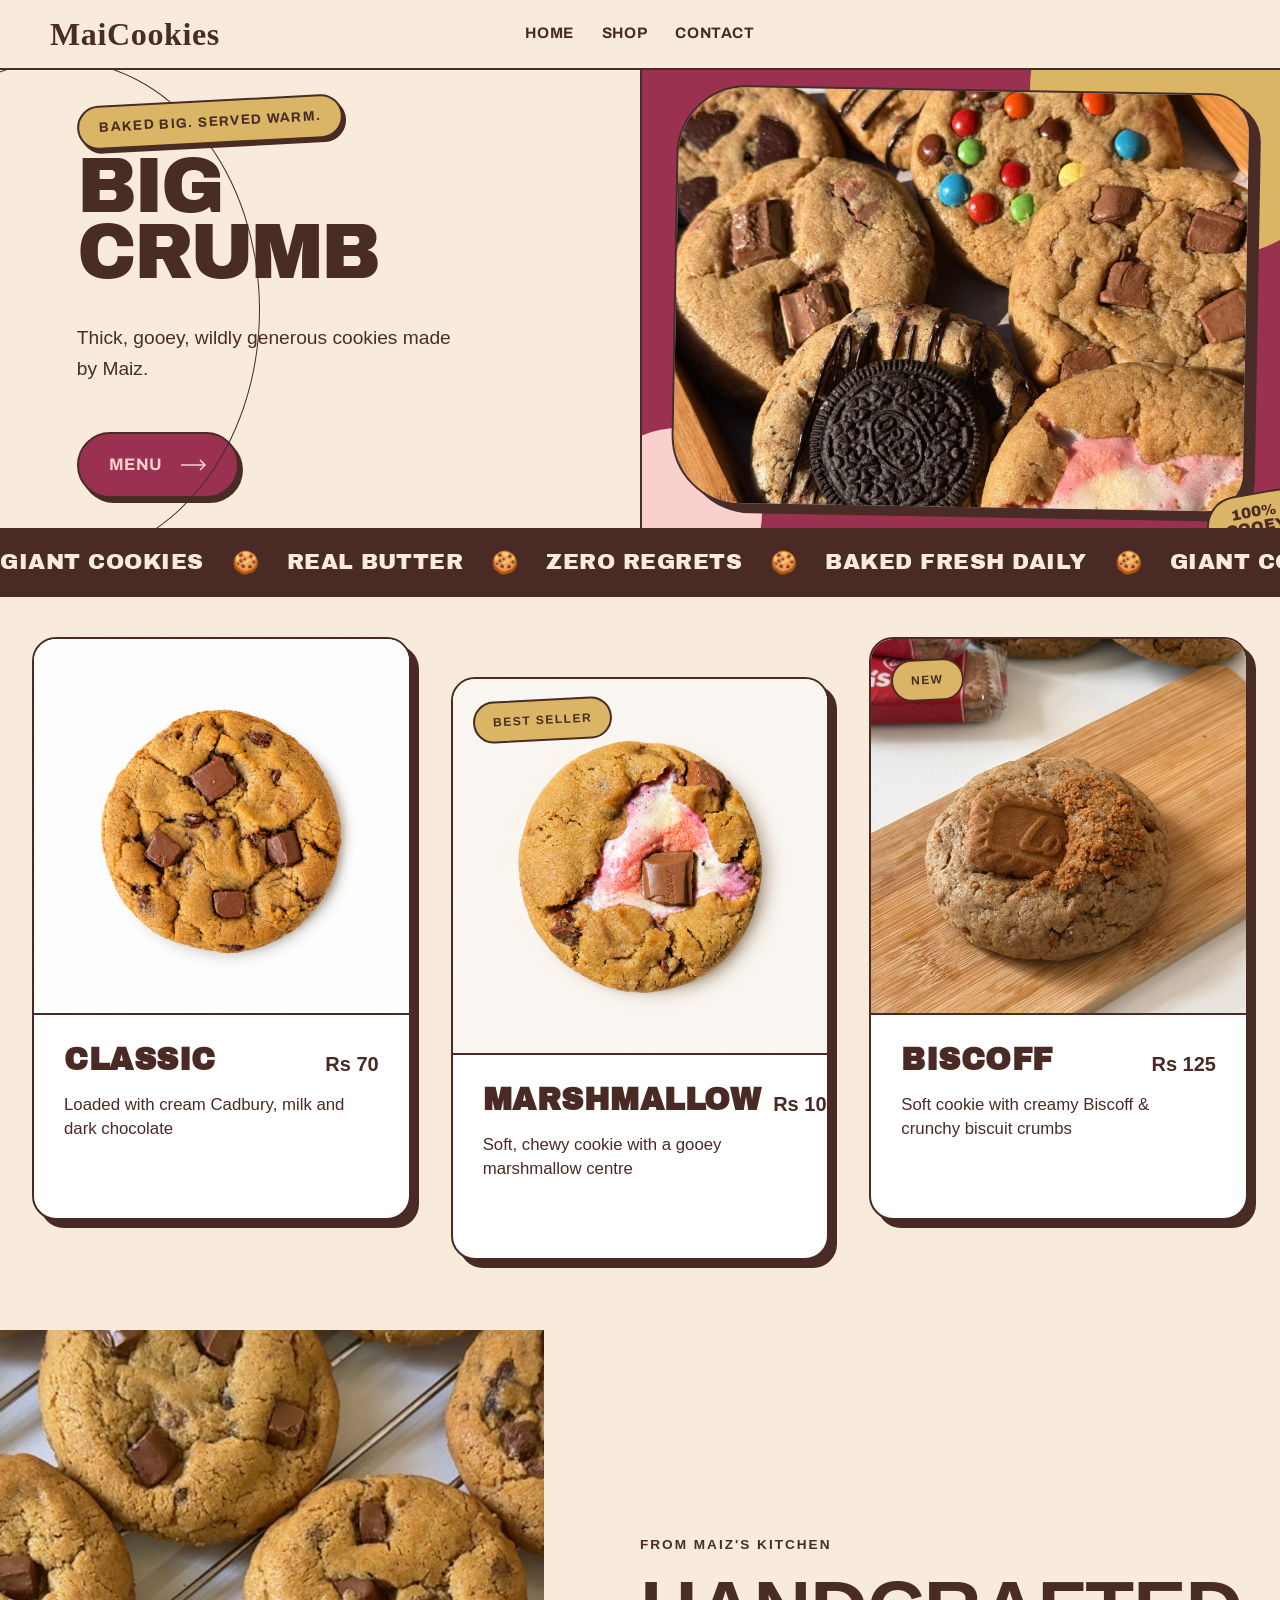
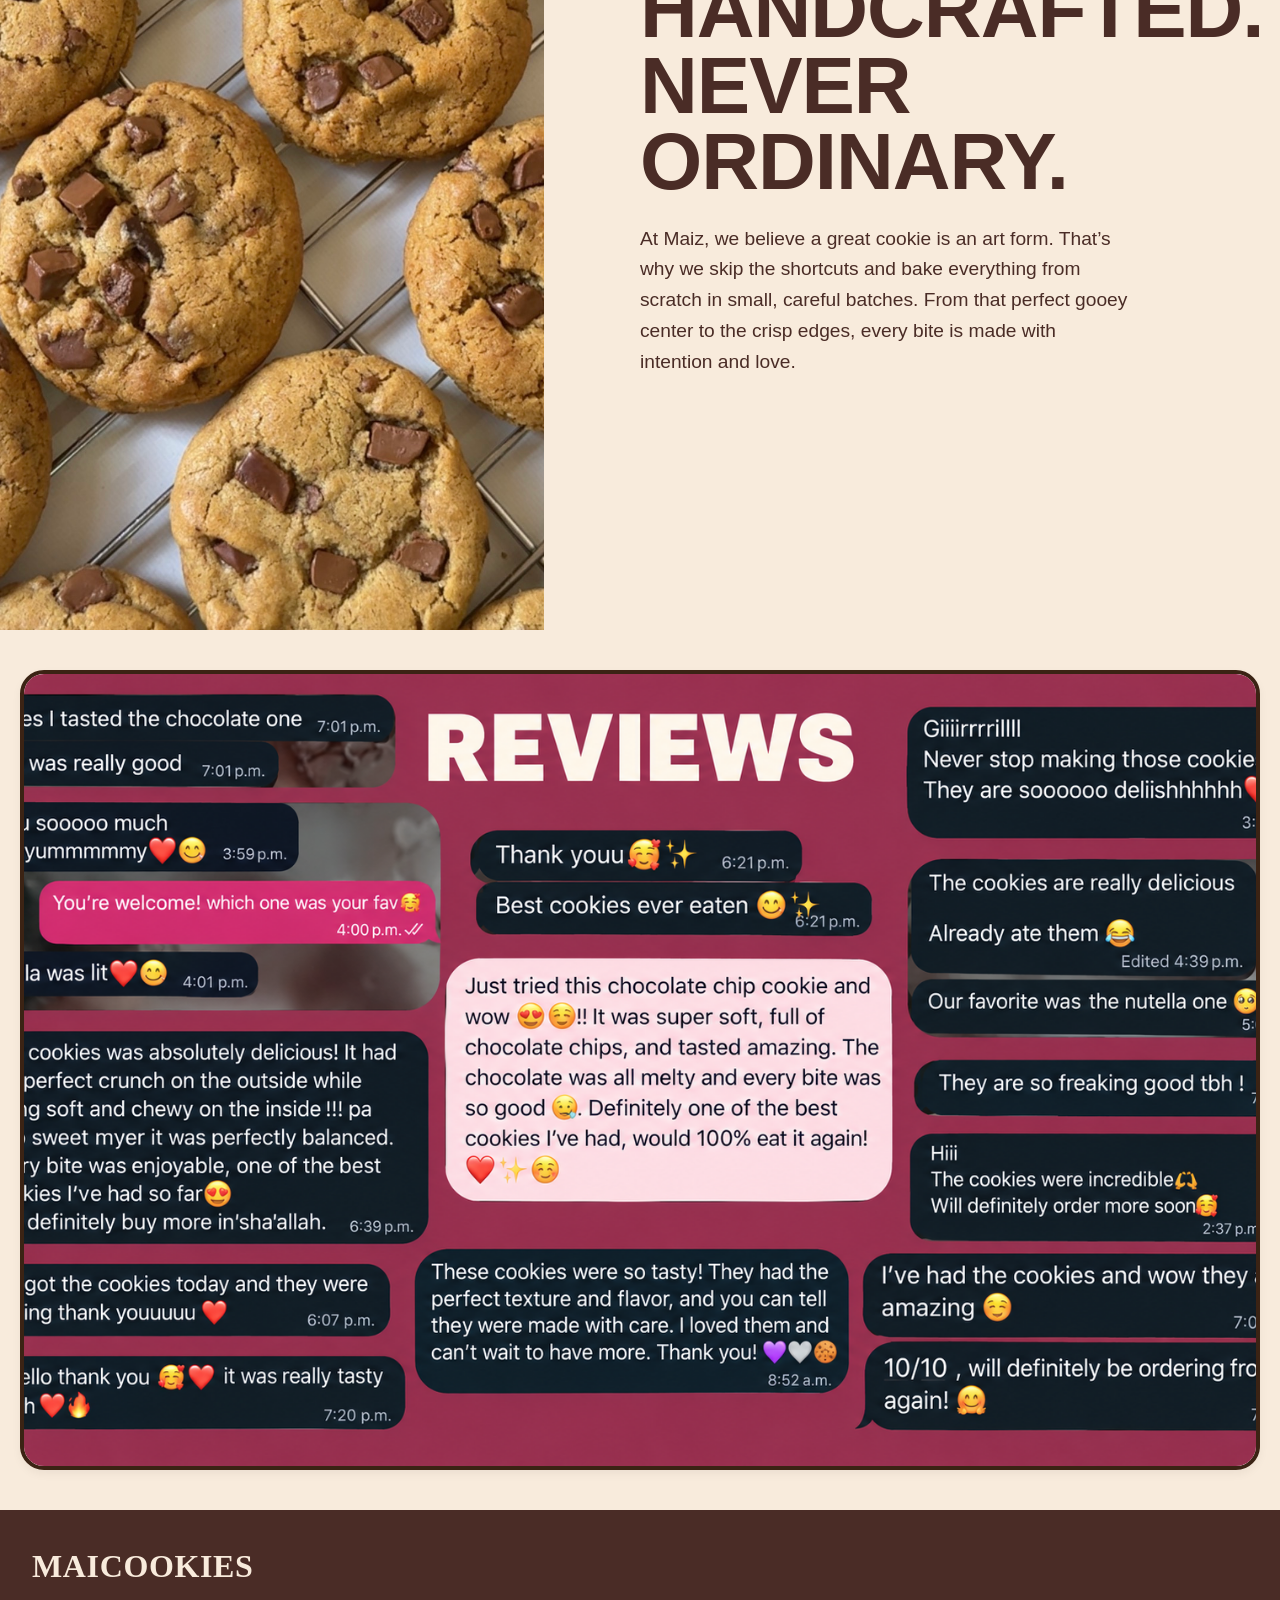
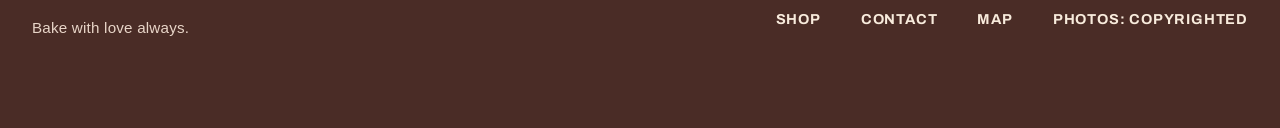
<file: index.html>
<!DOCTYPE html>
<html lang="en">
<head>
  <meta charset="UTF-8">
  <meta name="viewport" content="width=device-width, initial-scale=1">
  <title>MaiCookies</title>

  <link rel="preconnect" href="https://fonts.googleapis.com">
  <link rel="preconnect" href="https://fonts.gstatic.com" crossorigin>
  <link href="https://fonts.googleapis.com/css2?family=Archivo+Black&family=Archivo:wght@600;700&family=DM+Sans:wght@400;500;700&display=swap" rel="stylesheet">
  <link href="https://fonts.googleapis.com/css2?family=Archivo+Black&family=DM+Sans:wght@400;700&display=swap" rel="stylesheet">

  <link rel="stylesheet" href="css/style.css">
  <link rel="stylesheet" href="css/cards.css">
  <link rel="stylesheet" href="css/banner.css">
  <link rel="stylesheet" href="css/review.css">
  <link rel="stylesheet" href="css/hero.css">
  <link rel="stylesheet" href="css/footer.css">

</head>
<body>

  <header class="site-header">
    <a href="#" class="logo" aria-label="MaiCookies">MaiCookies</a>

    <nav class="main-nav" aria-label="Main">
      <a href="index.html">Home</a>
      <a href="Menu.html">Shop</a>
      <a href="contact.html">Contact</a>
    </nav>

  </header>

  <main>

    <!-- ================= HERO ================= -->
    <section class="hero">

      <!-- Left: copy -->
      <div class="hero-copy">
        <span class="tag">Baked big. Served warm.</span>
        <span class="ring" aria-hidden="true"></span>

        <h1 class="hero-title">
          <span>Big</span>
          <span>Crumb</span>
        </h1>

        <p class="hero-text">
          Thick, gooey, wildly generous cookies made by Maiz.
        </p>

        <a href="Menu.html" target="_blank" rel="noopener noreferrer" class="btn btn-primary">
           Menu <svg width="26" height="12" viewBox="0 0 26 12" fill="none" aria-hidden="true">
             <path d="M0 6h24M19 1l5 5-5 5" stroke="currentColor" stroke-width="1.6"/>
             </svg>
        </a>
      </div>

      <!-- Right: photo panel -->
      <div class="hero-visual" aria-label="Stack of chocolate chunk cookies">
        <span class="blob blob-gold" aria-hidden="true"></span>
        <span class="blob blob-cream" aria-hidden="true"></span>

        <figure class="photo-frame">
          <img src="images/image0.JPG" alt="A tall stack of chocolate chunk cookies">
        </figure>

        <span class="badge">100%<br>Gooey</span>
      </div>

    </section>


    <!-- ================= TICKER ================= -->
    <div class="ticker">
      <div class="ticker-track">

        <!-- Group 1 -->
        <div class="ticker-group">
          <span class="ticker-item">Giant Cookies</span>
          <span class="ticker-star">🍪</span>
          <span class="ticker-item">Real Butter</span>
          <span class="ticker-star">🍪</span>
          <span class="ticker-item">Zero Regrets</span>
          <span class="ticker-star">🍪</span>
          <span class="ticker-item">Baked Fresh Daily</span>
          <span class="ticker-star">🍪</span>
        </div>

        <!-- Group 2 (duplicate for a seamless loop) -->
        <div class="ticker-group" aria-hidden="true">
          <span class="ticker-item">Giant Cookies</span>
          <span class="ticker-star">🍪</span>
          <span class="ticker-item">Real Butter</span>
          <span class="ticker-star">🍪</span>
          <span class="ticker-item">Zero Regrets</span>
          <span class="ticker-star">🍪</span>
          <span class="ticker-item">Baked Fresh Daily</span>
          <span class="ticker-star">🍪</span>
        </div>

      </div>
    </div>


    <!-- ================= COOKIE GRID ================= -->
    <section class="cookie-grid">

      <article class="cookie-card">
        <div class="cookie-card__media">
          <img src="images/image2.png" alt="Classic Cookie">
        </div>
        <div class="cookie-card__body">
          <div class="cookie-card__header">
            <h3 class="cookie-card__title">CLASSIC</h3>
            <span class="cookie-card__price">Rs 70</span>
          </div>
          <p class="cookie-card__desc">Loaded with cream Cadbury, milk and dark chocolate</p>
        </div>
      </article>

      <article class="cookie-card">
        <div class="cookie-card__media">
          <span class="card-badge">Best Seller</span>
          <img src="images/image5.png" alt="Marshmallow cookie">
        </div>
        <div class="cookie-card__body">
          <div class="cookie-card__header">
            <h3 class="cookie-card__title">Marshmallow</h3>
            <span class="cookie-card__price">Rs 100</span>
          </div>
          <p class="cookie-card__desc">Soft, chewy cookie with a gooey marshmallow centre</p>
        </div>
      </article>

      <article class="cookie-card">
        <div class="cookie-card__media">
          <span class="card-badge">New</span>
          <img src="images/image7.png" alt="Biscoff cookie">
        </div>
        <div class="cookie-card__body">
          <div class="cookie-card__header">
            <h3 class="cookie-card__title">BISCOFF</h3>
            <span class="cookie-card__price">Rs 125</span>
          </div>
          <p class="cookie-card__desc">Soft cookie with creamy Biscoff &amp; crunchy biscuit crumbs</p>
        </div>
      </article>

    </section>

   
     <!-- ================= LOWER HERO GRID ================= -->

      <section class="hero-section">
        
        <!-- Image Side -->
        <div class="hero-image">
            <!-- Using a placeholder image of cookies -->
            <img src="images/image10.jpg" alt="Stack of chocolate chip cookies">
        </div>

        <!-- Text Content Side -->
        <div class="hero-content">
            <span class="eyebrow">FROM MAIZ'S KITCHEN</span>
            
            <h1>HANDCRAFTED.<br>NEVER ORDINARY.</h1>
            
            <p>
                At Maiz, we believe a great cookie is an art form. That’s why we skip the shortcuts and bake everything from scratch in small, careful batches. From that perfect gooey center to the crisp edges, every bite is made with intention and love.
            </p>
        </div>

    </section>

  <!-- ================= REVIEWS BANNER ================= -->
  <div class="review-banner-container">
    <div class="review-card">
        <img src="images/image9.png" alt="Review Banner">
    </div>
  </div>


  <!-- ================= FOOTER ================= -->

  <footer class="site-footer">
    <div class="footer-inner">

      <!-- Left: brand + tagline -->
      <div class="footer-brand">
        <h1 class="brand-name">MaiCookies</h1>
        <p class="brand-tagline">Bake with love always.</p>
      </div>

      <!-- Right: navigation links -->
      <nav class="footer-nav" aria-label="Footer navigation">
        <ul>
          <li><a href="Menu.html">SHOP</a></li>
          <li><a href="contact.html">CONTACT</a></li>
          <li><a href="https://www.google.com/maps/search/?api=1&query=Super+U+Flacq+Mauritius" target="_blank" rel="noopener noreferrer" class="map-btn">Map</a></li>
          <li><a href="#">PHOTOS: Copyrighted</a></li>
        </ul>
      </nav>

    </div>
  </footer>

  </main>

</body>
</html>
</file>
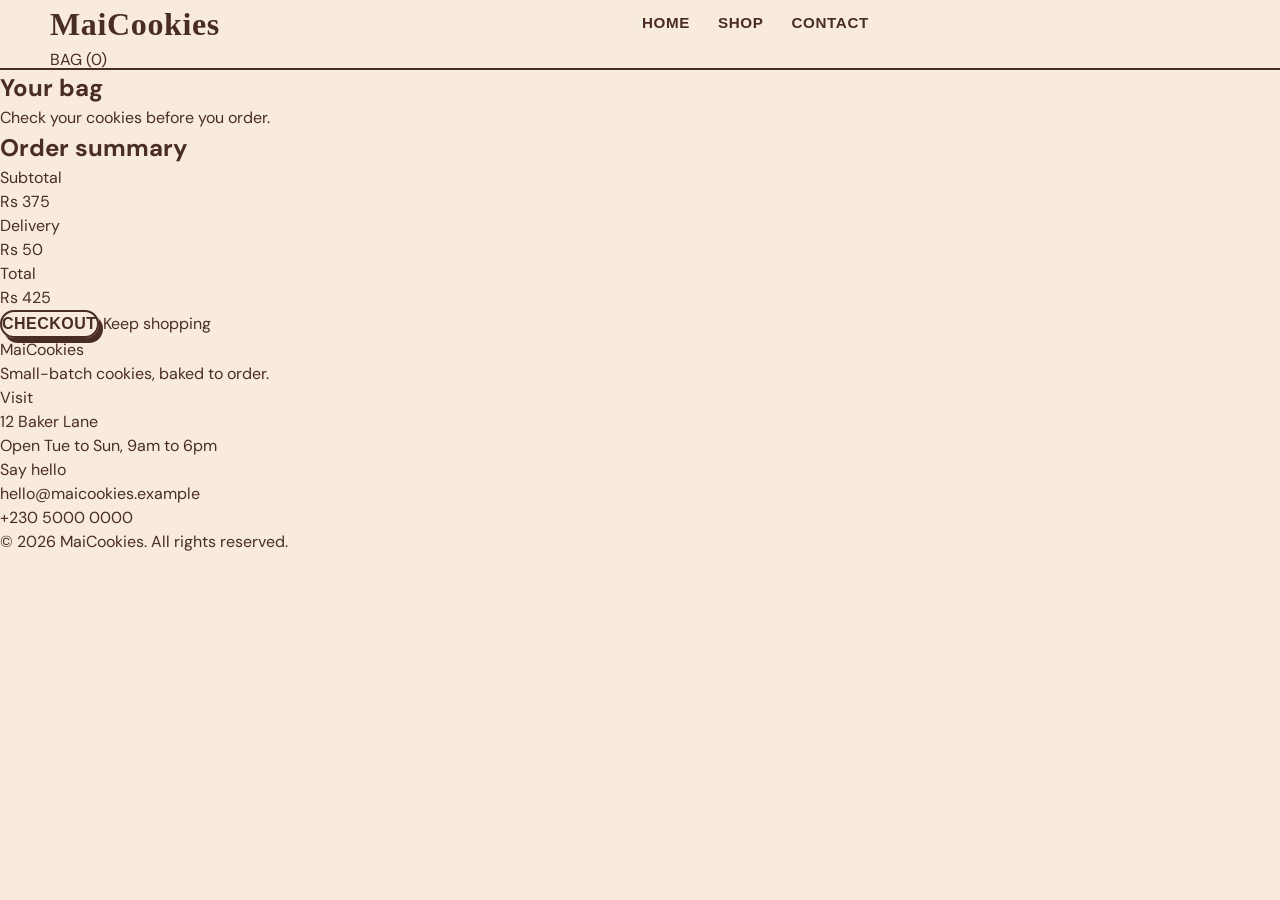
<file: bag.html>
<!DOCTYPE html>
<html lang="en">
<head>
  <meta charset="UTF-8">
  <meta name="viewport" content="width=device-width, initial-scale=1">
  <title>Bag | MaiCookies</title>
  <link rel="preconnect" href="https://fonts.googleapis.com">
  <link rel="preconnect" href="https://fonts.gstatic.com" crossorigin>
  <link href="https://fonts.googleapis.com/css2?family=Fraunces:opsz,wght@9..144,500;9..144,700&family=DM+Sans:wght@400;500;700&display=swap" rel="stylesheet">
  <link rel="stylesheet" href="css/style.css">
</head>
<body>

  <header class="site-header">
    <a class="logo" href="index.html">MaiCookies</a>
    <!-- JS NEEDED (1): toggle this nav open/closed on mobile when .nav-toggle is clicked -->
    <button class="nav-toggle" aria-label="Open menu" aria-expanded="false" aria-controls="main-nav"></button>
    <nav id="main-nav" class="main-nav" aria-label="Main">
      <a href="index.html">HOME</a>
      <a href="Menu.html">SHOP</a>
      <a href="contact.html">CONTACT</a>
    </nav>
    <!-- JS NEEDED (2): the number in #bag-count must update when items are added/removed (read from localStorage or from PHP session via fetch) -->
    <a class="bag-btn" href="bag.html">BAG (<span id="bag-count">0</span>)</a>
  </header>

  <main>

    <section class="page-title">
      <h1>Your bag</h1>
      <p>Check your cookies before you order.</p>
    </section>

    <section class="section bag-layout">
      <!-- JS NEEDED (7): render these rows from the saved bag data instead of hard-coding them. Quantity +/- buttons change the row total and the order summary; "Remove" deletes the row. -->
      <!-- JS NEEDED (8): if the bag is empty, hide .bag-items and show #empty-bag instead. -->
      <div class="bag-items" id="bag-items">
        </div>
        
      <div class="empty-bag" id="empty-bag" hidden>
        <h2>Your bag is empty</h2>
        <p>Add a few cookies and they'll show up here.</p>
        <a class="btn" href="Menu.html">Browse cookies</a>
      </div>

      <aside class="summary">
        <h2>Order summary</h2>
        <dl>
          <div><dt>Subtotal</dt><dd id="subtotal">Rs 375</dd></div>
          <div><dt>Delivery</dt><dd id="delivery">Rs 50</dd></div>
          <div class="total"><dt>Total</dt><dd id="total">Rs 425</dd></div>
        </dl>
        <!-- PHP NEEDED: checkout.php creates the order in the database and clears the bag. -->
        <a class="btn btn-block" href="checkout.php">Checkout</a>
        <a class="text-link center" href="Menu.html">Keep shopping</a>
      </aside>
    </section>
  </main>

  <footer class="site-footer">
    <div class="footer-grid">
      <div>
        <p class="footer-logo">MaiCookies</p>
        <p>Small-batch cookies, baked to order.</p>
      </div>
      <div>
        <p class="footer-head">Visit</p>
        <p>12 Baker Lane<br>Open Tue to Sun, 9am to 6pm</p>
      </div>
      <div>
        <p class="footer-head">Say hello</p>
        <p><a href="mailto:hello@maicookies.example">hello@maicookies.example</a><br>+230 5000 0000</p>
      </div>
    </div>
    <p class="copyright">&copy; 2026 MaiCookies. All rights reserved.</p>
  </footer>


  <script src="js/cart.js" defer></script>



</body>
</html>
</file>
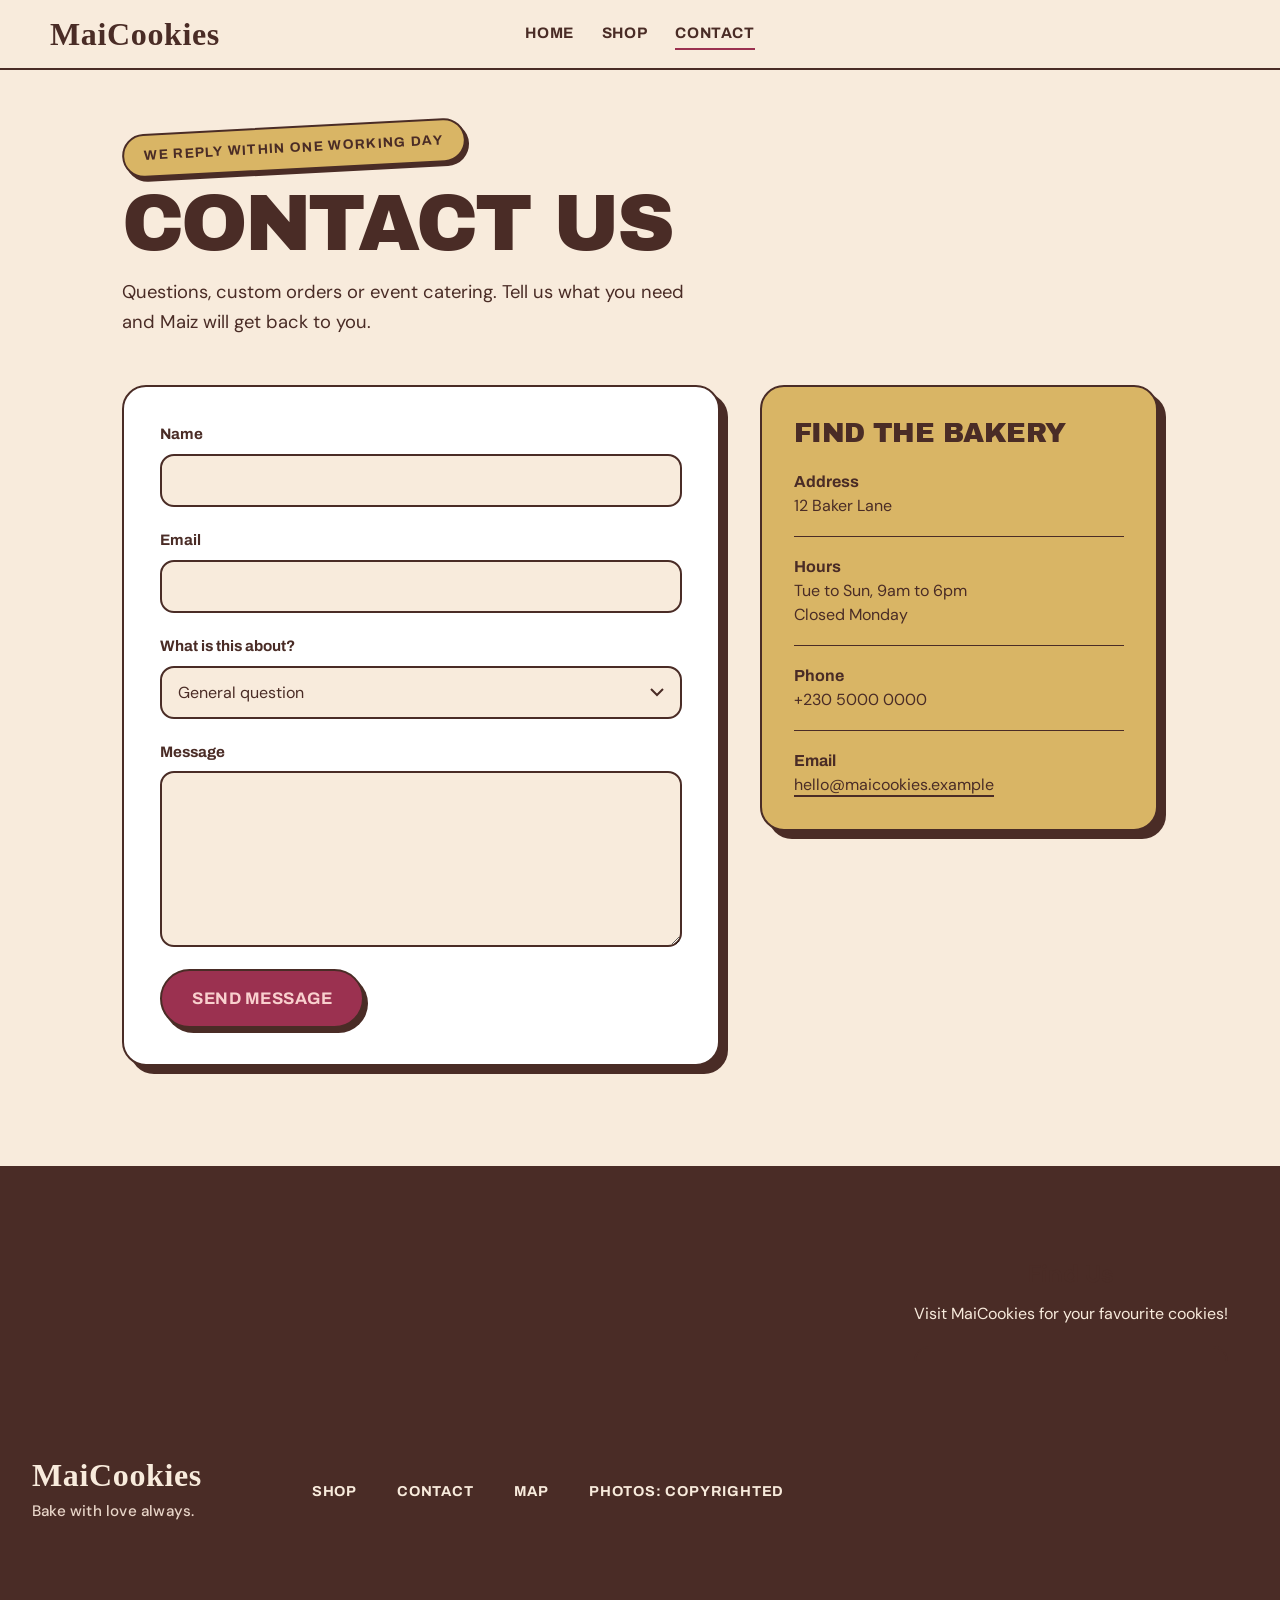
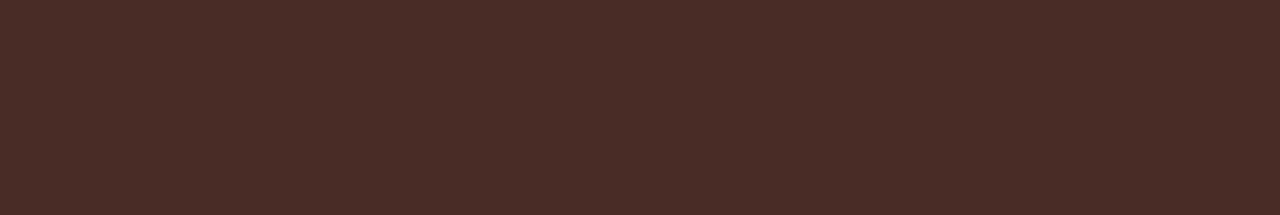
<file: contact.html>
<!DOCTYPE html>
<html lang="en">
<head>
  <meta charset="UTF-8">
  <meta name="viewport" content="width=device-width, initial-scale=1">
  <title>Contact | MaiCookies</title>

  <link rel="preconnect" href="https://fonts.googleapis.com">
  <link rel="preconnect" href="https://fonts.gstatic.com" crossorigin>
  <link href="https://fonts.googleapis.com/css2?family=Archivo+Black&family=Archivo:wght@600;700&family=DM+Sans:wght@400;500;700&display=swap" rel="stylesheet">

  <!-- Order matters: contact.css must come last -->
  <link rel="stylesheet" href="css/style.css">
  <link rel="stylesheet" href="css/footer.css">
  <link rel="stylesheet" href="css/contact.css">
</head>
<body>

  <header class="site-header">
    <a href="index.html" class="logo" aria-label="MaiCookies home">MaiCookies</a>

    <nav class="main-nav" aria-label="Main">
      <a href="index.html">Home</a>
      <a href="Menu.html">Shop</a>
      <a href="contact.html" aria-current="page">Contact</a>
    </nav>
  </header>

  <main>

    <!-- ================= INTRO ================= -->
    <section class="contact-intro">
      <span class="tag">We reply within one working day</span>
      <h1>Contact us</h1>
      <p>Questions, custom orders or event catering. Tell us what you need and Maiz will get back to you.</p>
    </section>

    <!-- ================= FORM + INFO ================= -->
    <section class="contact-layout">

      <!-- process_contact.php receives these fields (needs XAMPP or similar; Live Server cannot run PHP) -->
      <form class="form" action="php/process_contact.php" method="post" novalidate>
        <div class="field">
          <label for="name">Name</label>
          <input id="name" name="name" type="text" required autocomplete="name" aria-describedby="name-error">
          <p class="field-error" id="name-error" aria-live="polite"></p>
        </div>

        <div class="field">
          <label for="email">Email</label>
          <input id="email" name="email" type="email" required autocomplete="email" aria-describedby="email-error">
          <p class="field-error" id="email-error" aria-live="polite"></p>
        </div>

        <div class="field">
          <label for="topic">What is this about?</label>
          <select id="topic" name="topic">
            <option>General question</option>
            <option>Custom or event order</option>
            <option>Problem with an order</option>
          </select>
        </div>

        <div class="field">
          <label for="message">Message</label>
          <textarea id="message" name="message" rows="6" required aria-describedby="message-error"></textarea>
          <p class="field-error" id="message-error" aria-live="polite"></p>
        </div>

        <button type="submit" class="btn btn-primary">Send message</button>
      </form>

      <!-- Shown by js/contact.js after the form validates (testing mode) -->
      <div class="form-success" id="form-success" role="status" tabindex="-1" hidden>
        <h2>Message sent</h2>
        <p>Thanks for getting in touch. We reply within one working day.</p>
        <button type="button" class="btn btn-primary" id="send-another">Send another message</button>
      </div>

      <aside class="info-card">
        <h2>Find the bakery</h2>
        <p><strong>Address</strong><br>12 Baker Lane</p>
        <p><strong>Hours</strong><br>Tue to Sun, 9am to 6pm<br>Closed Monday</p>
        <p><strong>Phone</strong><br>+230 5000 0000</p>
        <p><strong>Email</strong><br><a href="mailto:hello@maicookies.example">hello@maicookies.example</a></p>
      </aside>
      

    </section>
  </main>

  <!-- ================= FOOTER ================= -->
  <footer class="site-footer">
    <div class="footer-inner">

      <div class="footer-brand">
        <p class="brand-name">MaiCookies</p>
        <p class="brand-tagline">Bake with love always.</p>
      </div>

    

      
      <nav class="footer-nav" aria-label="Footer navigation">
        <ul>
          <li><a href="Menu.html">SHOP</a></li>
          <li><a href="contact.html">CONTACT</a></li>
          <li><a href="https://www.google.com/maps/search/?api=1&query=Super+U+Flacq+Mauritius">MAP</a></li>
          <li><a href="#">PHOTOS: Copyrighted</a></li>
        </ul>
      </nav>


      
<section class="location-section">
  <h2>Find Us</h2>
  <p>Visit MaiCookies for your favourite cookies!</p>

  <div class="map-container">
    <iframe
      src="https://www.google.com/maps/embed?pb=!1m18!1m12!1m3!1d3744.796794826607!2d57.72080007554686!3d-20.184184581262116!2m3!1f0!2f0!3f0!3m2!1i1024!2i768!4f13.1!3m3!1m2!1s0x217cf95d33174143%3A0xb7fb24c270625aa8!2sSuper%20U%20Flacq!5e0!3m2!1sen!2smu!4v1792834261048!5m2!1sen!2smu" width="600" height="450" style="border:0;" allowfullscreen="" loading="lazy" referrerpolicy="strict-origin-when-cross-origin"></src=>"
      width="100%"
      height="350"
      style="border:0;"
      allowfullscreen=""
      loading="lazy"
      referrerpolicy="no-referrer-when-downgrade">
    </iframe>
  </div>
<!-- This is a comment 
  <a
    href="https://www.google.com/maps/search/?api=1&query=Super+U+Flacq+Mauritius"
    target="_blank"
    rel="noopener noreferrer"
    class="btn">
    Get Directions
  </a>
-->
</section>


    </div>
  </footer>

  <script src="js/script.js"></script>
</body>
</html>
</file>
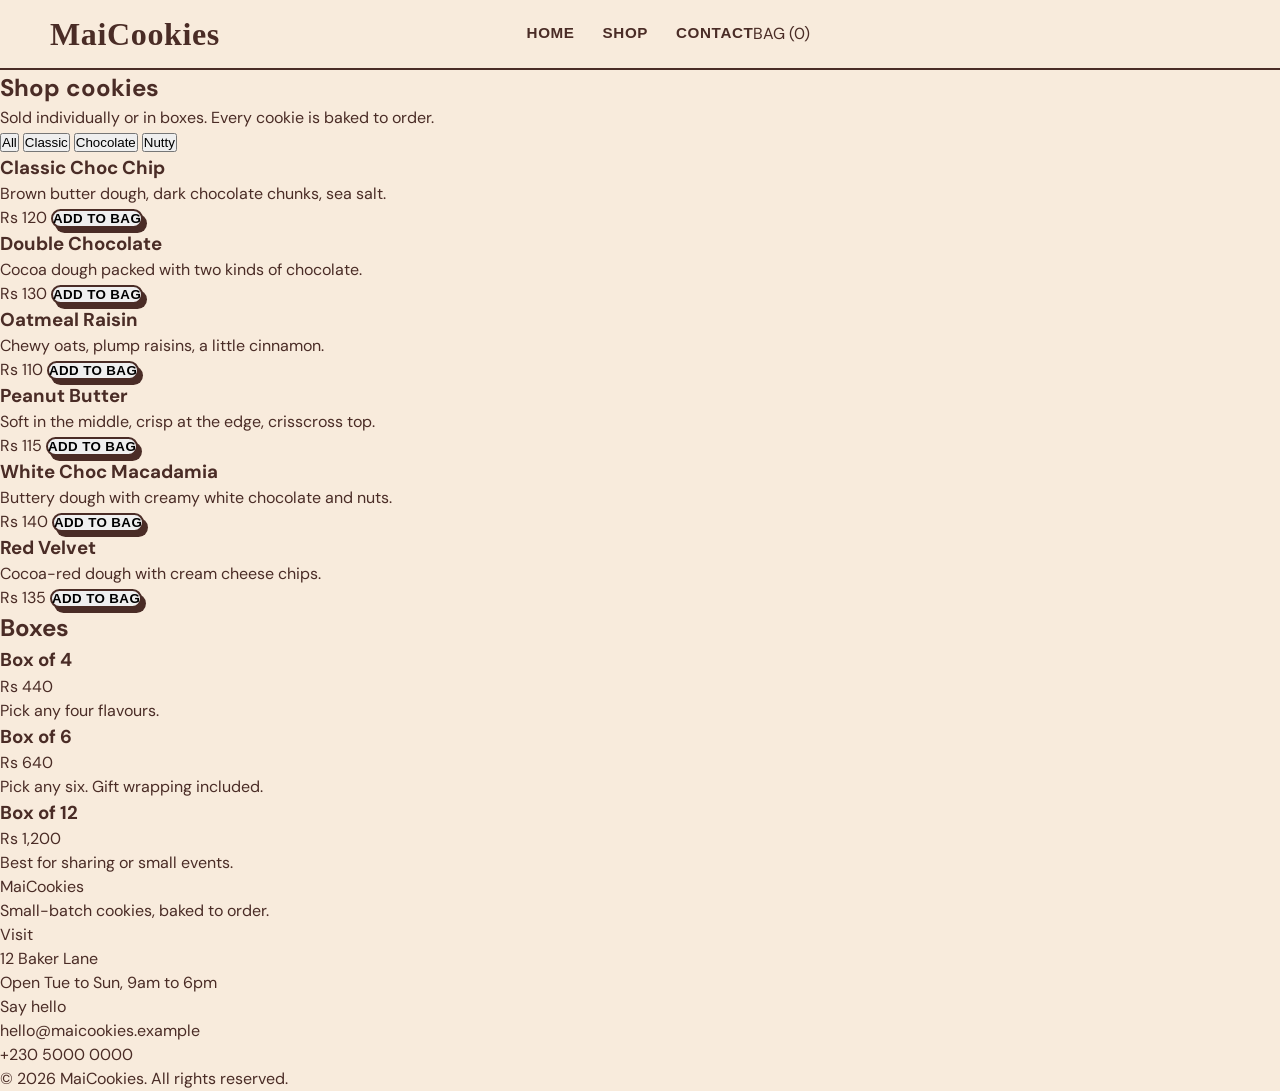
<file: shop.html>
<!DOCTYPE html>
<html lang="en">
<head>
  <meta charset="UTF-8">
  <meta name="viewport" content="width=device-width, initial-scale=1">
  <title>Shop | MaiCookies</title>
  <link rel="preconnect" href="https://fonts.googleapis.com">
  <link rel="preconnect" href="https://fonts.gstatic.com" crossorigin>
  <link href="https://fonts.googleapis.com/css2?family=Fraunces:opsz,wght@9..144,500;9..144,700&family=DM+Sans:wght@400;500;700&display=swap" rel="stylesheet">
  <link rel="stylesheet" href="css/style.css">
</head>
<body>

  <header class="site-header">
    <a class="logo" href="index.html">MaiCookies</a>
    <!-- JS NEEDED (1): toggle this nav open/closed on mobile when .nav-toggle is clicked -->
    <!--<button class="nav-toggle" aria-label="Open menu" aria-expanded="false" aria-controls="main-nav">Menu</button>-->
    <nav id="main-nav" class="main-nav" aria-label="Main">
      <a href="index.html">HOME</a>
      <a href="shop.html" aria-current="page">SHOP</a>
      <a href="contact.html">CONTACT</a>
    </nav>
    <!-- JS NEEDED (2): the number in #bag-count must update when items are added/removed (read from localStorage or from PHP session via fetch) -->
    <a class="bag-btn" href="bag.html">BAG (<span id="bag-count">0</span>)</a>
  </header>

  <main>

    <section class="page-title">
      <h1>Shop cookies</h1>
      <p>Sold individually or in boxes. Every cookie is baked to order.</p>
    </section>

    <section class="section tight">
      <!-- JS NEEDED (5): filter buttons. On click, show only .product elements whose data-category matches the button's data-filter ("all" shows everything). Move the "active" class to the clicked button. -->
      <div class="filters" role="group" aria-label="Filter cookies">
        <button type="button" class="filter active" data-filter="all">All</button>
        <button type="button" class="filter" data-filter="classic">Classic</button>
        <button type="button" class="filter" data-filter="chocolate">Chocolate</button>
        <button type="button" class="filter" data-filter="nutty">Nutty</button>
      </div>

      <div class="product-grid">
        <article class="product" data-category="classic">
          <div class="cookie c-choc" role="img" aria-label="Classic Choc Chip cookie"></div>
          <h3>Classic Choc Chip</h3>
          <p>Brown butter dough, dark chocolate chunks, sea salt.</p>
          <div class="product-foot">
            <span class="price">Rs 120</span>
            <!-- JS NEEDED (3): on click, add this product to the bag (name + price), update #bag-count, and show a short "Added" confirmation -->
            <button type="button" class="btn btn-small" data-name="Classic Choc Chip" data-price="Rs 120">Add to bag</button>
          </div>
        </article>
        <article class="product" data-category="chocolate">
          <div class="cookie c-dark" role="img" aria-label="Double Chocolate cookie"></div>
          <h3>Double Chocolate</h3>
          <p>Cocoa dough packed with two kinds of chocolate.</p>
          <div class="product-foot">
            <span class="price">Rs 130</span>
            <!-- JS NEEDED (3): on click, add this product to the bag (name + price), update #bag-count, and show a short "Added" confirmation -->
            <button type="button" class="btn btn-small" data-name="Double Chocolate" data-price="Rs 130">Add to bag</button>
          </div>
        </article>
        <article class="product" data-category="classic">
          <div class="cookie c-oat" role="img" aria-label="Oatmeal Raisin cookie"></div>
          <h3>Oatmeal Raisin</h3>
          <p>Chewy oats, plump raisins, a little cinnamon.</p>
          <div class="product-foot">
            <span class="price">Rs 110</span>
            <!-- JS NEEDED (3): on click, add this product to the bag (name + price), update #bag-count, and show a short "Added" confirmation -->
            <button type="button" class="btn btn-small" data-name="Oatmeal Raisin" data-price="Rs 110">Add to bag</button>
          </div>
        </article>
        <article class="product" data-category="nutty">
          <div class="cookie c-pb" role="img" aria-label="Peanut Butter cookie"></div>
          <h3>Peanut Butter</h3>
          <p>Soft in the middle, crisp at the edge, crisscross top.</p>
          <div class="product-foot">
            <span class="price">Rs 115</span>
            <!-- JS NEEDED (3): on click, add this product to the bag (name + price), update #bag-count, and show a short "Added" confirmation -->
            <button type="button" class="btn btn-small" data-name="Peanut Butter" data-price="Rs 115">Add to bag</button>
          </div>
        </article>
        <article class="product" data-category="nutty">
          <div class="cookie c-white" role="img" aria-label="White Choc Macadamia cookie"></div>
          <h3>White Choc Macadamia</h3>
          <p>Buttery dough with creamy white chocolate and nuts.</p>
          <div class="product-foot">
            <span class="price">Rs 140</span>
            <!-- JS NEEDED (3): on click, add this product to the bag (name + price), update #bag-count, and show a short "Added" confirmation -->
            <button type="button" class="btn btn-small" data-name="White Choc Macadamia" data-price="Rs 140">Add to bag</button>
          </div>
        </article>
        <article class="product" data-category="chocolate">
          <div class="cookie c-red" role="img" aria-label="Red Velvet cookie"></div>
          <h3>Red Velvet</h3>
          <p>Cocoa-red dough with cream cheese chips.</p>
          <div class="product-foot">
            <span class="price">Rs 135</span>
            <!-- JS NEEDED (3): on click, add this product to the bag (name + price), update #bag-count, and show a short "Added" confirmation -->
            <button type="button" class="btn btn-small" data-name="Red Velvet" data-price="Rs 135">Add to bag</button>
          </div>
        </article>
      </div>
    </section>

    <section class="section band">
      <h2>Boxes</h2>
      <div class="features">
        <div>
          <h3>Box of 4</h3>
          <p class="price">Rs 440</p>
          <p>Pick any four flavours.</p>
        </div>
        <div>
          <h3>Box of 6</h3>
          <p class="price">Rs 640</p>
          <p>Pick any six. Gift wrapping included.</p>
        </div>
        <div>
          <h3>Box of 12</h3>
          <p class="price">Rs 1,200</p>
          <p>Best for sharing or small events.</p>
        </div>
      </div>
    </section>
  </main>

  <footer class="site-footer">
    <div class="footer-grid">
      <div>
        <p class="footer-logo">MaiCookies</p>
        <p>Small-batch cookies, baked to order.</p>
      </div>
      <div>
        <p class="footer-head">Visit</p>
        <p>12 Baker Lane<br>Open Tue to Sun, 9am to 6pm</p>
      </div>
      <div>
        <p class="footer-head">Say hello</p>
        <p><a href="mailto:hello@maicookies.example">hello@maicookies.example</a><br>+230 5000 0000</p>
      </div>
    </div>
    <p class="copyright">&copy; 2026 MaiCookies. All rights reserved.</p>
  </footer>

  <script src="js/script.js" defer></script>

</body>
</html>
</file>
<file: css/style.css>
:root {
  --header-h: 70px;
  --cream: #f8ebdc;
  --choc: #4a2c26;
  --berry: #9b3150;
  --gold: #d9b565;
  --white: #ffffff;
  --font-display: "Archivo Black", "Arial Black", sans-serif;
  --font-ui: "Archivo", "Helvetica Neue", Arial, sans-serif;
  --font-body: "DM Sans", system-ui, sans-serif;
  --line: 2.3px solid var(--choc);
}
*,
*::before,
*::after {
  box-sizing: border-box;
  margin: 0;
  padding: 0;
}
html {
  scroll-behavior: smooth;
}
body {
  background: var(--cream);
  color: var(--choc);
  font-family: var(--font-body);
  line-height: 1.5;
  overflow-x: hidden;
}
a { color: inherit; text-decoration: none; }
:focus-visible {
  outline: 3px solid var(--gold);
  outline-offset: 3px;
}

/* ---------- Header ---------- */
.site-header {
  height: var(--header-h);
  display: grid;
  grid-template-columns: 1fr auto 1fr;
  align-items: center;
  padding: 0 50px;
  border-bottom: var(--line);
  background: var(--cream);
}
.logo {
  font-family: Comic Sans MS ;
  font-weight: bold;
  font-size: 2.0rem;
  letter-spacing: 0.02em;
  justify-self: start;
}
.logo span { color: var(--berry); }
.main-nav {
  display: flex;
  gap: 28px;
}
.main-nav a {
  font-family: var(--font-ui);
  font-weight: 700;
  font-size: 0.95rem;
  letter-spacing: 0.04em;
  text-transform: uppercase;
  padding: 4px 0;
  border-bottom: 2px solid transparent;
  transition: border-color 0.2s;
}
.main-nav a:hover { border-color: var(--berry); }
.btn {
  display: inline-flex;
  align-items: center;
  gap: 18px;
  font-family: var(--font-ui);
  font-weight: 700;
  letter-spacing: 0.03em;
  text-transform: uppercase;
  border: var(--line);
  border-radius: 999px;
  box-shadow: 4px 5px 0 var(--choc);
  transition: transform 0.15s, box-shadow 0.15s;
}
.btn:hover {
  transform: translate(2px, 3px);
  box-shadow: 2px 2px 0 var(--choc);
}
.btn-bag {
  justify-self: end;
  padding: 9px 20px;
  background:#7A1734;
  color: #F9D0CE;
  font-size: 0.9rem;
}
.btn-primary {
  padding: 18px 30px;
  background: var(--berry);
  color: #F9D0CE;
  font-size: 1.05rem;
}

.hero {
  display: grid;
  grid-template-columns: 1fr 1fr;
  align-items: stretch;
}

.hero-copy {
  position: relative;
  display: flex;
  align-items: flex-start;
  flex-direction: column;
  justify-content: center;
  padding: 30px 5% 30px 12%; 
  overflow: hidden;
}

.tag {
  align-self: flex-start;
  position: relative;
  z-index: 2;
  margin-bottom: 10px;
  padding: 10px 20px;
  background: var(--gold);
  border: var(--line);
  border-radius: 999px;
  box-shadow: 3px 4px 0 var(--choc);
  font-family: var(--font-ui);
  font-weight: 700;
  font-size: 0.85rem;
  letter-spacing: 0.1em;
  text-transform: uppercase;
  transform: rotate(-3deg);
}
.ring {
  position: absolute;
  top: -10px;
  left: -140px;
  width: 400px;
  height: 500px;
  border: 1.5px solid var(--choc);
  border-radius: 50%;
  pointer-events: none;
}

/* ---------- Headline ---------- */
.hero-title {
  position: relative;
  z-index: 1;
  font-family: var(--font-display);
  font-weight: 400;
  font-size: clamp(2rem, 6vw, 5rem);
  line-height: 0.85;
  letter-spacing: -0.04em;
  text-transform: uppercase;
}
.hero-title span { display: block; }
.hero-text {
  max-width: 36ch;
  margin-top: 14px;
  font-size: 1.2rem;
  font-weight: 500;
  line-height: 1.6;
}
.hero-actions {
  display: flex;
  align-items: center;
  gap: 24px;
  margin-top: 14px;
  width: auto;
  flex-wrap:nowrap;
}
.link-down {
  display: inline-flex;
  align-items: center;
  gap: 12px;
  padding-bottom: 6px;
  border-bottom: 2px solid var(--choc);
  font-family: var(--font-ui);
  font-weight: 700;
  font-size: 0.95rem;
  letter-spacing: 0.03em;
  text-transform: uppercase;
}
.link-down svg { transition: transform 0.2s; }
.link-down:hover svg { transform: translateY(3px); }

/* ---------- Visual panel ---------- */
.hero-visual {
  position: relative;
  background: var(--berry);
  border-left: var(--line);
  overflow: hidden;
  display: grid;
  place-items: center;
  padding: 12px 5%;
}
.blob {
  position: absolute;
  border-radius: 50%;
}
.blob-gold {
  top: -150px;
  right: -90px;
  width: 340px;
  height: 340px;
  background: var(--gold);
}
.blob-cream {
  bottom: -70px;
  left: -50px;
  width: 170px;
  height: 170px;
  background: #F9D0CE;
}
.photo-frame {

  width: 100%;
  aspect-ratio: 4 / 3;
  max-height: 420px;
  border: var(--line);
  border-radius: 70px 40px 40px 70px / 70px 40px 40px 70px;
  background: #8b98a6; /* shows while the photo loads */
  box-shadow: 10px 8px 0 var(--choc);
  overflow: hidden;
  transform: rotate(1deg);
}
.photo-frame img {
  width: 100%;
  height: 100%;
  object-fit: cover;
  display: block;
}
.badge {
  position: absolute;
  z-index: 2;
  right: -24px;
  bottom: -20px;
  padding: 10px 16px;
  background: var(--gold);
  border: var(--line);
  border-radius: 40px 30px 40px 30px;
  box-shadow: 4px 5px 0 var(--choc);
  font-family: var(--font-display);
  font-size: 0.95em;
  line-height: 1;
  text-transform: uppercase;
  text-align: center;
  transform: rotate(-10deg);
}

/* ---------- Responsive ---------- */

@media (max-width: 900px) {
  .site-header {
    grid-template-columns: 1fr auto;
    padding: 0 20px;
  }
  .main-nav { display: none; }
  .hero { grid-template-columns: 1fr; }
  .hero-copy { padding: 60px 24px 50px; }
  .ring { display: none; }
  .hero-text { margin-top: 36px; font-size: 1.2rem; }
  .hero-actions { flex-wrap: wrap; gap: 28px; margin-top: 36px; }
  .hero-visual {
    border-left: 0;
    border-top: var(--line);
    padding: 40px 24px 60px;
  }
  .badge { right: -10px; bottom: -16px;}
}
@media (prefers-reduced-motion: reduce) {
  html { scroll-behavior: auto; }
  .btn, .link-down svg { transition: none; }
}
@media (max-width: 768px) {
    .site-header {
        position: relative;
    }
    .nav-toggle {
        display: block;
        cursor: pointer;
    }
    .main-nav {
        display: none;
        flex-direction: column;
        gap: 16px;
        position: absolute;
        top: 100%;
        left: 0;
        right: 0;
        z-index: 1000;
        padding: 20px;
        background: var(--cream, #fff8ef);
    }
    .main-nav.is-open {
        display: flex;
    }
}
.location-section {
  padding: 50px 20px;
  text-align: center;
}
.location-section h2 {
  margin-bottom: 10px;
  color: var(--choc);
}
.location-section p {
  margin-bottom: 20px;
}
.map-container {
  max-width: 900px;
  margin: 0 auto 25px;
  overflow: hidden;
  border: 2px solid var(--choc);
  border-radius: 15px;
}
.map-container iframe {
  display: block;
  width: 100%;
  height: 350px;
}
</file>
<file: css/cards.css>
:root {
  --cream: #f7ebdd;
  --brown: #4a2820;
  --gold: #d9ae5f;
  --white: #ffffff;
}
.cookie-grid {
  display: grid;
  grid-template-columns: repeat(3, 1fr);
  gap: 40px;
  align-items: stretch;
  max-width: 1440px;
  margin: 0 auto;
  padding: 40px 32px 110px;
  box-sizing: border-box;
  width: 100%;
}
.cookie-card:nth-child(2) {
  transform: translateY(40px);
}
.cookie-card {
  display: flex;
  flex-direction: column;
  background: var(--white);
  border: 2px solid var(--brown);
  border-radius: 24px;
  box-shadow: 8px 8px 0 var(--brown);
  overflow: hidden;

}
.cookie-card__media {
  position: relative;
  aspect-ratio: 4 / 3;
  height: auto;
  border-bottom: 2px solid var(--brown);
  flex-shrink: 0;
  background: var(--cream);
}

.cookie-card__media img {
  width: 100%;
  height: 100%;
  object-fit: cover;
  object-position: center;
  display: block;
}

.card-badge {
  position: absolute;
  top: 20px;
  left: 20px;
  z-index: 1;
  padding: 10px 18px;
  background: var(--gold);
  color: var(--brown);
  border: 2px solid var(--brown);
  border-radius: 999px;
  font-size: 12px;
  font-weight: 700;
  letter-spacing: 1.5px;
  text-transform: uppercase;
  transform: rotate(-3deg);
}
.cookie-card__body {
  display: flex;
  flex-direction: column;
  flex-grow: 1;
  padding: 28px 30px 30px;
}
.cookie-card__header {
  display: flex;
  justify-content: space-between;
  align-items: flex-start;
  gap: 12px;
}
.cookie-card__title {
  font-family: "Archivo Black", "Arial Black", sans-serif;
  font-size: clamp(1.6rem, 2.4vw, 2.2rem);
  font-weight: 900;
  letter-spacing: 0.5px;
  text-transform: uppercase;
  line-height: 1.1;
  color: var(--brown);
}
.cookie-card__price {
  font-size: 1.25rem;
  font-weight: 700;
  color: var(--brown);
  white-space: nowrap;
  margin-top: 6px;
}
.cookie-card__desc {
  font-size: 1.05rem;
  line-height: 1.4;
  margin-top: 14px;
  color: var(--brown);
}
.btn-add {
  display: flex;
  justify-content: space-between;
  align-items: center;
  width: 100%;
  margin-top: auto;               
  padding: 16px 24px;
  background: var(--cream);
  color: var(--brown);
  border: 2px solid var(--brown);
  border-radius: 999px;
  font-family: inherit;
  font-size: 1.05rem;
  font-weight: 700;
  text-transform: uppercase;
  cursor: pointer;
  transition: background 0.2s, color 0.2s, transform 0.15s;
}
.cookie-card__body .cookie-card__desc + .btn-add {
  margin-top: 28px;
}
.btn-add:hover {
  background: var(--brown);
  color: var(--cream);
}
.btn-add:active {
  transform: scale(0.98);
}
.btn-add__icon {
  font-size: 1.4rem;
  line-height: 1;
}

/* ---------- Responsive ---------- */

@media (max-width: 900px) {
  .cookie-grid {
  grid-template-columns: 1fr;
  max-width: 480px;
  gap: 36px;
  padding-bottom: 40px;
}
.cookie-card:nth-child(2) {
  transform: translateY(40px);
}
.cookie-card__media {
  aspect-ratio: 4 / 3;
  height: auto;
}
}
</file>
<file: css/banner.css>
:root {
  --brown: #4a2a24;
  --cream: #f7e9dc;
  --berry: #9b2f50;
}

body {
  margin: 0;
  background: var(--cream);
}

.ticker {
  background: var(--brown);
  overflow: hidden;
  white-space: nowrap;
  padding: 18px 0;
}

.ticker-track {
  display: flex;
  width: max-content;
  animation: scroll 20s linear infinite;
}

.ticker-group {
  display: flex;
  align-items: center;
  flex-shrink: 0;
}

.ticker-item {
  font-family: "Archivo Black", Arial Black, sans-serif;
  font-size: 22px;
  text-transform: uppercase;
  letter-spacing: 0.5px;
  color: var(--cream);
  line-height: 1;
}

.ticker-star {
  color: var(--berry);
  font-size: 22px;
  margin: 0 28px;
}
@keyframes scroll {
  from { transform: translateX(0); }
  to   { transform: translateX(-50%); }
}
.ticker:hover .ticker-track {
  animation-play-state: paused;
}
@media (prefers-reduced-motion: reduce) {
  .ticker-track { animation: none; }
}
</file>
<file: css/review.css>
.review-banner-container {
    display: flex;
    justify-content: center;
    width: 100%;
    padding: 40px 20px; 
    box-sizing: border-box;
}
.review-card {
    width: 100%;
    max-width: 1400px; 
    height: 800px; 
    background-color: #ffffff;
    border: 4px solid #3b2314; 
    border-radius: 24px;
    overflow: hidden;
    box-shadow: 0 4px 10px rgba(0,0,0,0.05); 
}
.review-card img {
    width: 100%; 
    height: 100%;
    object-fit: cover; 
    object-position: center; 
    display: block;
}
</file>
<file: css/hero.css>
/* 1. Global Reset & Variables */
* {
    box-sizing: border-box;
    margin: 0;
    padding: 0;
}
:root {
  --cream: #f8ebdc;
  --choc: #4a2c26;
  --berry: #9b3150;
  --gold: #d9b565;
  --white: #ffffff;
}
body {
    font-family: 'Roboto', sans-serif;
    background-color: var(--cream);
    color: var(--choc);
}


.hero-section {
    display: flex;
    width: 100%;
    min-height: 100vh; 
    overflow: hidden;
}
.hero-image {
    flex: 1; 
    width: 50%;
    position: relative;
}

.hero-image img {
    width: 100%;
    height: 100%;
    object-fit: cover; 
    display: block;
}
.hero-content {
    flex: 1; 
    width: 50%;
    display: flex;
    flex-direction: column;
    justify-content: center; 
    padding: 4rem 6rem; 
    border-left: 2px solid var(--border-color); 
}
.eyebrow {
    font-family: 'Roboto', sans-serif;
    font-weight: 700;
    font-size: 0.85rem;
    letter-spacing: 2px;
    text-transform: uppercase;
    margin-bottom: 1rem;
    display: block;
}
h1 {
    font-family: 'Oswald', sans-serif; 
    font-weight: 700;
    font-size: 5rem; 
    line-height: 0.95; 
    text-transform: uppercase;
    margin-bottom: 1.5rem;
    letter-spacing: -1px;
}
p {
    font-size: 1.2rem;
    line-height: 1.6;
    margin-bottom: 3rem;
    max-width: 90%;
}

.cta-button {
    display: inline-flex;
    align-items: center;
    justify-content: center;
    gap: 10px;
    background-color: var(--gold);
    color: var(--choc);
    text-decoration: none;
    font-family: 'Roboto', sans-serif;
    font-weight: 700;
    text-transform: uppercase;
    letter-spacing: 1px;
    font-size: 0.9rem;
    padding: 1rem 2rem;
    border-radius: 50px;
    border: 2px solid var(--choc);
    box-shadow: 4px 4px 0px var(--choc);
    transition: all 0.2s ease;
    width: fit-content;
}

.cta-button:hover {
    transform: translate(2px, 2px); 
    box-shadow: 2px 2px 0px var(--choc);
}

.arrow {
    font-size: 1.2rem;
    line-height: 0;
    margin-top: -2px;
}

@media (max-width: 900px) {
    .hero-section {
        flex-direction: column;
    }
    .hero-image, 
    .hero-content {
        width: 100%;
        flex: none;
    }
    .hero-image {
        height: 40vh;
    }
    .hero-content {
        padding: 3rem 2rem;
        border-left: none;
        border-top: 2px solid var(--border-color);
    }
    h1 {
        font-size: 3.5rem;
    }
}
</file>
<file: css/footer.css>
* {
  margin: 0;
  padding: 0;
  box-sizing: border-box;
}
body {
  background: var(--cream);
  min-height: 100vh;
}

/* ----- FOOTER ----- */

.site-footer {
  background:#4a2c26;         
  color: #f8ebdc;             
  padding: 2.5rem 2rem;
}
.footer-inner {
  max-width: 1400px;
  margin: 0 auto;
  display: flex;
  justify-content: space-between;
  align-items: center;
  gap: 2rem;
  flex-wrap: wrap;
}
.footer-brand {
  display: flex;
  flex-direction: column;
  gap: 0.6rem;
}
.brand-name {
  color: #f8ebdc;
  line-height: 1;
  font-family: "Comic Sans MS" ;
  font-weight: bold;
  font-size: 2.0rem;
  letter-spacing: 0.02em;
  justify-self: start;
}
.brand-tagline {
  font-size: 0.95rem;
  font-weight: 500;
  color: #e8d5c8;
  letter-spacing: 0.2px;
}
.footer-nav ul {
  display: flex;
  flex-wrap: wrap;
  gap: 2.5rem;
  list-style: none;
}
.footer-nav a {
  font-family: "Archivo", "Helvetica Neue", Arial, sans-serif;
  text-decoration: none;
  color: #f8ebdc;
  font-size: 0.9rem;
  font-weight: 700;
  letter-spacing: 0.8px;
  text-transform: uppercase;
  transition: color 0.2s ease;
}
.footer-nav a:hover {
  color: #9b3150;
}

/* ----- RESPONSIVE ----- */
@media (max-width: 768px) {
  .footer-inner {
    flex-direction: column;
    align-items: flex-start;
    gap: 1.8rem;
  }
  .footer-nav ul {
    gap: 1.5rem;
  }
  .brand-name {
    font-size: 2rem;
  }
}
@media (max-width: 480px) {
  .site-footer {
    padding: 2rem 1.25rem;
  }
  .brand-name {
    font-size: 1.7rem;
  }
  .footer-nav ul {
    gap: 1rem;
  }
  .footer-nav a {
    font-size: 0.8rem;
    letter-spacing: 0.5px;
  }
}
</file>
<file: css/contact.css>
body {
  display: flex;
  flex-direction: column;
  min-height: 100vh;
}
main {
  flex: 1;
}
.main-nav a[aria-current="page"] {
  border-color: var(--berry);
}

/* ---------- Intro ---------- */

.contact-intro {
  max-width: 1100px;
  margin: 0 auto;
  padding: 56px 32px 8px;
  display: flex;
  flex-direction: column;
  align-items: flex-start;
}
.contact-intro .tag {
  margin-bottom: 18px;
}
.contact-intro h1 {
  font-family: var(--font-display);
  font-weight: 400;
  font-size: clamp(2.6rem, 7vw, 5rem);
  line-height: 0.9;
  letter-spacing: -0.04em;
  text-transform: uppercase;
}
.contact-intro p {
  max-width: 46ch;
  margin-top: 18px;
  font-size: 1.15rem;
  line-height: 1.6;
}
.contact-layout {
  max-width: 1100px;
  margin: 0 auto;
  padding: 40px 32px 100px;
  display: grid;
  grid-template-columns: minmax(0, 1.5fr) minmax(0, 1fr);
  gap: 40px;
  align-items: start;
}
.form {
  display: flex;
  flex-direction: column;
  gap: 22px;
  padding: 36px;
  background: var(--white);
  border: var(--line);
  border-radius: 24px;
  box-shadow: 8px 8px 0 var(--choc);
}

.field {
  display: flex;
  flex-direction: column;
  gap: 8px;
}

.field label {
  font-family: var(--font-ui);
  font-weight: 700;
  font-size: 0.95rem;
}

.field input,
.field select,
.field textarea {
  width: 100%;
  padding: 14px 16px;
  font-family: var(--font-body);
  font-size: 1rem;
  color: var(--choc);
  background: var(--cream);
  border: 2px solid var(--choc);
  border-radius: 14px;
  transition: border-color 0.15s, box-shadow 0.15s;
}

.field textarea {
  min-height: 150px;
  resize: vertical;
  line-height: 1.5;
}

.field input:focus,
.field select:focus,
.field textarea:focus {
  outline: none;
  border-color: var(--berry);
  box-shadow: 0 0 0 4px var(--gold);
}

/* Custom arrow for the select */
.field select {
  appearance: none;
  -webkit-appearance: none;
  padding-right: 44px;
  cursor: pointer;
  background-image: url("data:image/svg+xml,%3Csvg xmlns='http://www.w3.org/2000/svg' width='14' height='9' viewBox='0 0 14 9' fill='none'%3E%3Cpath d='M1 1l6 6 6-6' stroke='%234a2c26' stroke-width='2'/%3E%3C/svg%3E");
  background-repeat: no-repeat;
  background-position: right 16px center;
}

/* Validation state (set by js/contact.js) */

.field [aria-invalid="true"] {
  border-color: var(--berry);
}
.field-error {
  font-size: 0.875rem;
  font-weight: 700;
  color: var(--berry);
}
.field-error:empty {
  display: none;
}
.form .btn {
  align-self: flex-start;
  cursor: pointer;
}
.form[hidden],
.form-success[hidden] {
  display: none;
}
.form-success {
  display: flex;
  flex-direction: column;
  align-items: flex-start;
  gap: 16px;
  padding: 36px;
  background: var(--white);
  border: var(--line);
  border-radius: 24px;
  box-shadow: 8px 8px 0 var(--choc);
}
.form-success:focus {
  outline: none;
}
.form-success h2 {
  font-family: var(--font-display);
  font-weight: 400;
  font-size: 2rem;
  line-height: 1;
  letter-spacing: -0.02em;
  text-transform: uppercase;
}
.form-success p {
  max-width: 40ch;
  font-size: 1.1rem;
  line-height: 1.6;
}
.form-success .btn {
  margin-top: 8px;
  cursor: pointer;
}
.info-card {
  padding: 32px;
  background: var(--gold);
  border: var(--line);
  border-radius: 24px;
  box-shadow: 8px 8px 0 var(--choc);
}
.info-card h2 {
  margin-bottom: 22px;
  font-family: var(--font-display);
  font-weight: 400;
  font-size: 1.7rem;
  line-height: 1.05;
  letter-spacing: -0.02em;
  text-transform: uppercase;
}
.info-card p {
  line-height: 1.5;
  overflow-wrap: anywhere;
}
.info-card p + p {
  margin-top: 18px;
  padding-top: 18px;
  border-top: 1.5px solid var(--choc);
}
.info-card strong {
  font-family: var(--font-ui);
  font-weight: 700;
}
.info-card a {
  border-bottom: 2px solid var(--choc);
  transition: border-color 0.2s;
}
.info-card a:hover {
  border-color: var(--berry);
}

/* ---------- Responsive ---------- */

@media (max-width: 900px) {
  .site-header {
    padding: 0 16px;
    gap: 12px;
  }
  .main-nav {
    display: flex;
    gap: 14px;
  }
  .main-nav a {
    font-size: 0.75rem;
  }
  .logo {
    font-size: 1.4rem;
  }
  .contact-intro {
    padding: 40px 20px 0;
  }
  .contact-layout {
    grid-template-columns: 1fr;
    padding: 32px 20px 70px;
  }
  .form,
  .form-success,
  .info-card {
    box-shadow: 6px 6px 0 var(--choc);
  }
  .form,
  .form-success {
    padding: 24px;
  }
}
@media (max-width: 380px) {
  .main-nav {
    gap: 10px;
  }
  .main-nav a {
    font-size: 0.7rem;
  }
  .logo {
    font-size: 1.2rem;
  }
}
@media (prefers-reduced-motion: reduce) {
  .field input,
  .field select,
  .field textarea,
  .info-card a {
    transition: none;
  }
}
</file>
